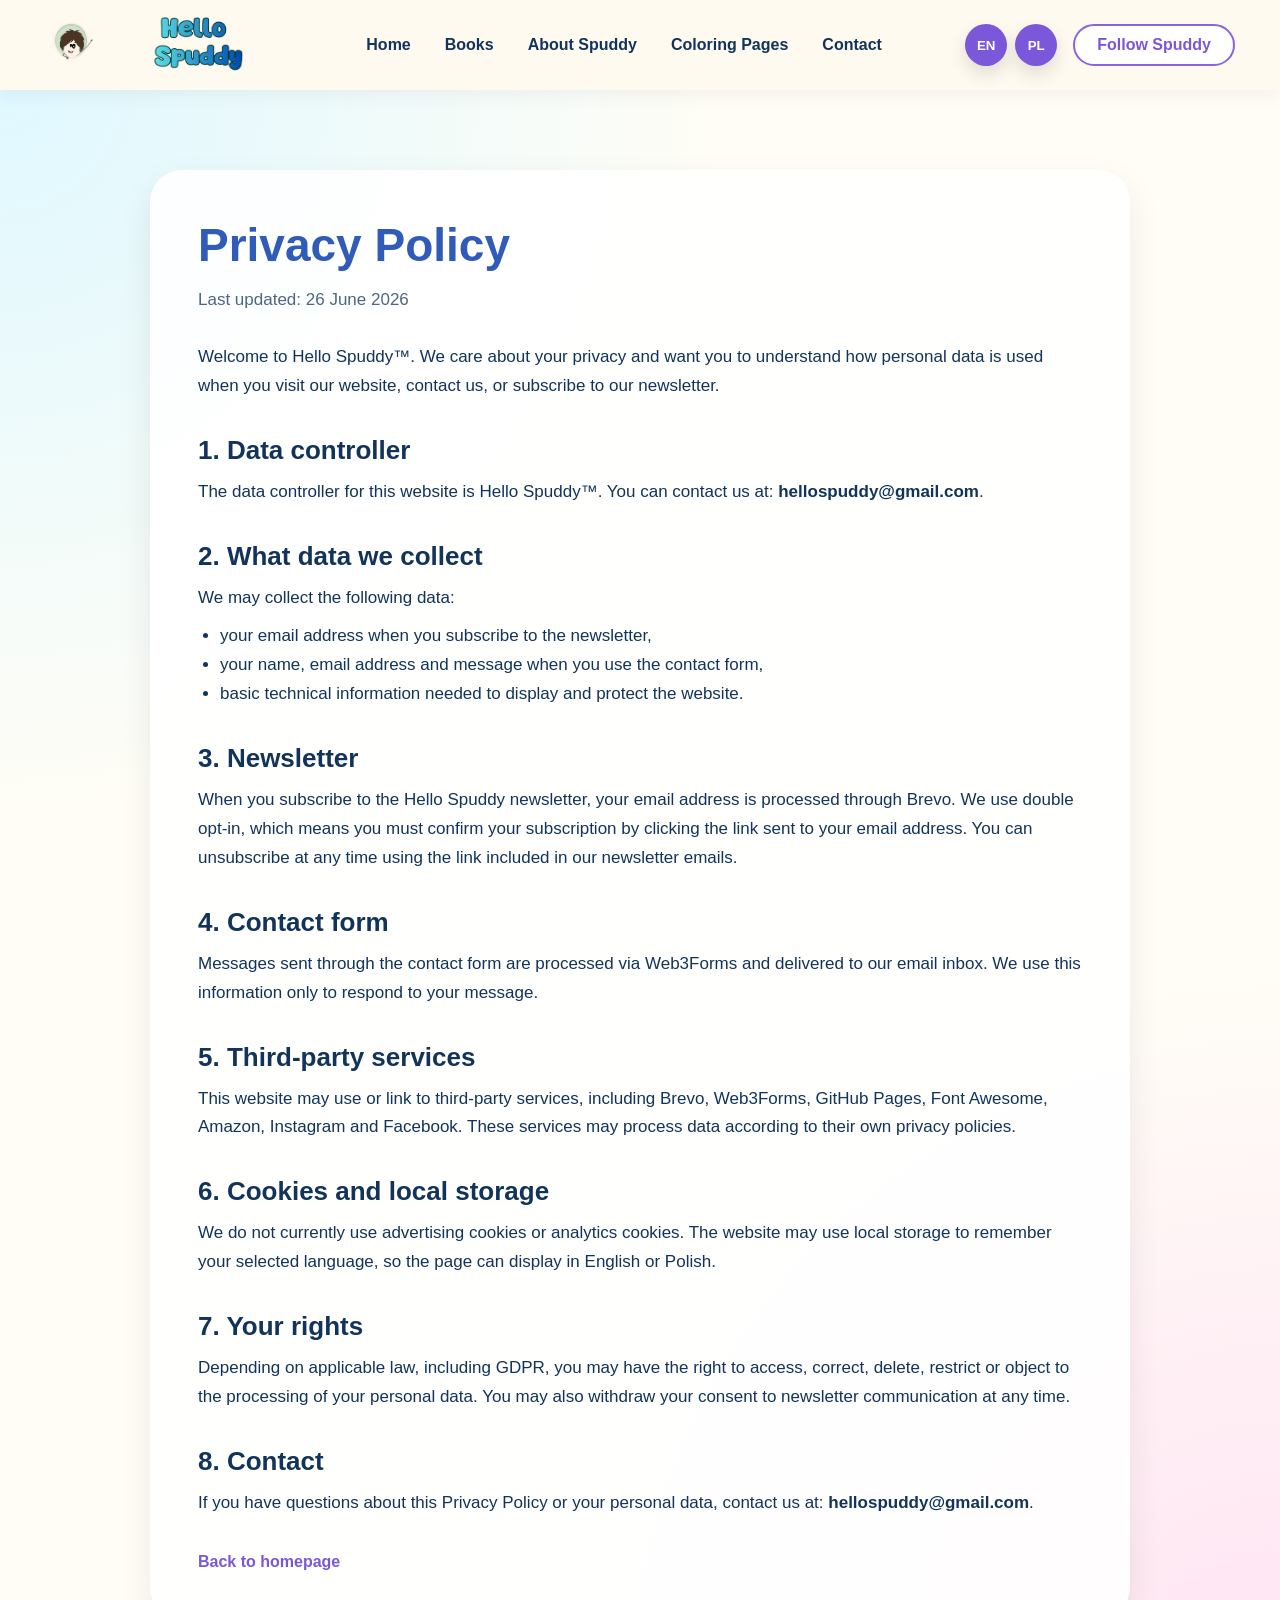
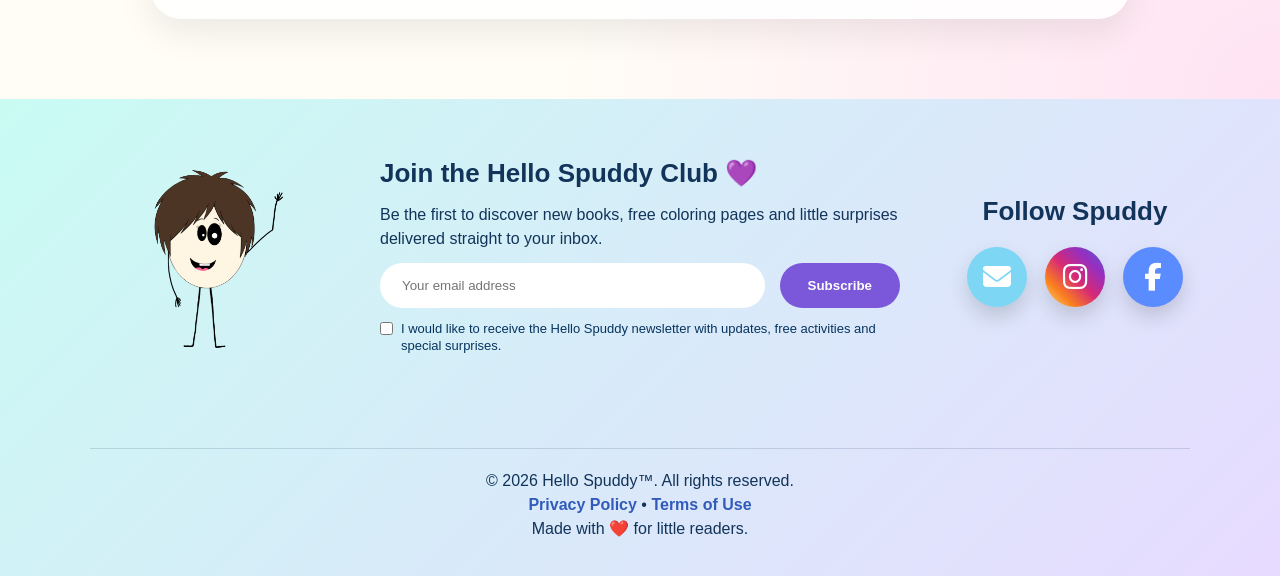
<file: privacy.html>
<!DOCTYPE html>
<html lang="en">
<head>
  <meta charset="UTF-8" />
  <meta name="viewport" content="width=device-width, initial-scale=1.0" />
  <title>Hello Spuddy</title>

  <link rel="stylesheet" href="https://cdnjs.cloudflare.com/ajax/libs/font-awesome/6.7.2/css/all.min.css">
  <link rel="stylesheet" href="style.css" />
</head>

<body>

<header class="topbar">
  <div class="brand">
    <a href="index.html"><img src="images/Spuddy.png" alt="Spuddy" class="mini-spuddy"></a>
    <a href="index.html"><img src="images/Logo.png" alt="Hello Spuddy" class="mini-logo"></a>
  </div>

  <nav>
    <a href="index.html" data-i18n="navHome">Home</a>
    <a href="index.html#books" data-i18n="navBooks">Books</a>
    <a href="index.html#about" data-i18n="navAbout">About Spuddy</a>
    <a href="index.html#coloring" data-i18n="navColoring">Coloring Pages</a>
    <a href="index.html#contact" data-i18n="navContact">Contact</a>
  </nav>

  <div class="header-right">
    <div class="language-switcher">
      <button onclick="setLanguage('en')">EN</button>
      <button onclick="setLanguage('pl')">PL</button>
    </div>

    <a href="index.html#follow" class="follow-btn" data-i18n="followBtn">Follow Spuddy</a>
  </div>
</header>

<section class="legal-page">
  <div class="legal-card">
    <div data-lang-section="en">
      <h1>Privacy Policy</h1>
      <p class="legal-date">Last updated: 26 June 2026</p>

      <p>Welcome to Hello Spuddy™. We care about your privacy and want you to understand how personal data is used when you visit our website, contact us, or subscribe to our newsletter.</p>

      <h2>1. Data controller</h2>
      <p>The data controller for this website is Hello Spuddy™. You can contact us at: <strong>hellospuddy@gmail.com</strong>.</p>

      <h2>2. What data we collect</h2>
      <p>We may collect the following data:</p>
      <ul>
        <li>your email address when you subscribe to the newsletter,</li>
        <li>your name, email address and message when you use the contact form,</li>
        <li>basic technical information needed to display and protect the website.</li>
      </ul>

      <h2>3. Newsletter</h2>
      <p>When you subscribe to the Hello Spuddy newsletter, your email address is processed through Brevo. We use double opt-in, which means you must confirm your subscription by clicking the link sent to your email address. You can unsubscribe at any time using the link included in our newsletter emails.</p>

      <h2>4. Contact form</h2>
      <p>Messages sent through the contact form are processed via Web3Forms and delivered to our email inbox. We use this information only to respond to your message.</p>

      <h2>5. Third-party services</h2>
      <p>This website may use or link to third-party services, including Brevo, Web3Forms, GitHub Pages, Font Awesome, Amazon, Instagram and Facebook. These services may process data according to their own privacy policies.</p>

      <h2>6. Cookies and local storage</h2>
      <p>We do not currently use advertising cookies or analytics cookies. The website may use local storage to remember your selected language, so the page can display in English or Polish.</p>

      <h2>7. Your rights</h2>
      <p>Depending on applicable law, including GDPR, you may have the right to access, correct, delete, restrict or object to the processing of your personal data. You may also withdraw your consent to newsletter communication at any time.</p>

      <h2>8. Contact</h2>
      <p>If you have questions about this Privacy Policy or your personal data, contact us at: <strong>hellospuddy@gmail.com</strong>.</p>

      <a href="index.html" class="back-home" data-i18n="backHome">Back to homepage</a>
    </div>

    <div data-lang-section="pl">
      <h1>Polityka prywatności</h1>
      <p class="legal-date">Ostatnia aktualizacja: 26 czerwca 2026 r.</p>

      <p>Witamy na stronie Hello Spuddy™. Dbamy o Twoją prywatność i chcemy jasno wyjaśnić, w jaki sposób dane osobowe są wykorzystywane podczas odwiedzania strony, kontaktu z nami lub zapisu do newslettera.</p>

      <h2>1. Administrator danych</h2>
      <p>Administratorem danych dla tej strony jest Hello Spuddy™. Kontakt: <strong>hellospuddy@gmail.com</strong>.</p>

      <h2>2. Jakie dane zbieramy</h2>
      <p>Możemy zbierać następujące dane:</p>
      <ul>
        <li>adres e-mail podany przy zapisie do newslettera,</li>
        <li>imię, adres e-mail i treść wiadomości podane w formularzu kontaktowym,</li>
        <li>podstawowe informacje techniczne potrzebne do działania i zabezpieczenia strony.</li>
      </ul>

      <h2>3. Newsletter</h2>
      <p>Adresy e-mail zapisane do newslettera Hello Spuddy są obsługiwane przez Brevo. Korzystamy z mechanizmu double opt-in, co oznacza, że zapis wymaga kliknięcia linku potwierdzającego wysłanego na podany adres e-mail. W każdej chwili możesz wypisać się z newslettera, korzystając z linku w wiadomości.</p>

      <h2>4. Formularz kontaktowy</h2>
      <p>Wiadomości wysłane przez formularz kontaktowy są obsługiwane przez Web3Forms i trafiają na naszą skrzynkę e-mail. Dane z formularza wykorzystujemy wyłącznie do odpowiedzi na wiadomość.</p>

      <h2>5. Usługi zewnętrzne</h2>
      <p>Strona może korzystać z usług lub zawierać linki do usług zewnętrznych, takich jak Brevo, Web3Forms, GitHub Pages, Font Awesome, Amazon, Instagram i Facebook. Usługi te mogą przetwarzać dane zgodnie z własnymi politykami prywatności.</p>

      <h2>6. Cookies i local storage</h2>
      <p>Aktualnie nie używamy cookies reklamowych ani analitycznych. Strona może korzystać z local storage, aby zapamiętać wybrany język i wyświetlać treść po angielsku albo po polsku.</p>

      <h2>7. Twoje prawa</h2>
      <p>Zgodnie z obowiązującymi przepisami, w tym RODO, możesz mieć prawo dostępu do danych, ich poprawienia, usunięcia, ograniczenia przetwarzania lub sprzeciwu wobec przetwarzania. Możesz również w każdej chwili wycofać zgodę na otrzymywanie newslettera.</p>

      <h2>8. Kontakt</h2>
      <p>W sprawach dotyczących tej Polityki prywatności lub Twoich danych skontaktuj się z nami: <strong>hellospuddy@gmail.com</strong>.</p>

      <a href="index.html" class="back-home" data-i18n="backHome">Wróć na stronę główną</a>
    </div>
  </div>
</section>

<footer>
  <div class="footer-spuddy">
    <img src="images/Spuddy3.png" alt="Spuddy">
  </div>

  <div class="footer-newsletter">
    <h3 data-i18n="stayTitle">Join the Hello Spuddy Club 💜</h3>
    <p data-i18n="stayText">Be the first to hear about new books, free coloring pages and little surprises.</p>

    <div class="email-box">
      <input
        type="email"
        id="newsletterEmail"
        data-i18n-placeholder="emailPlaceholder"
        placeholder="Your email address"
        required
      >

      <button
        type="button"
        id="newsletterButton"
        data-i18n="subscribeButton">
        Subscribe
      </button>
    </div>

    <label class="newsletter-consent">
      <input type="checkbox" id="newsletterConsent">
      <span data-i18n="newsletterConsent">
        I agree to receive Hello Spuddy news and accept the Privacy Policy.
      </span>
    </label>

    <p class="newsletter-status" id="newsletterStatus"></p>
  </div>

  <div class="social" id="follow">
    <h3 data-i18n="socialTitle">Follow Spuddy</h3>

    <div class="social-icons">
      <a href="mailto:hellospuddy@gmail.com" class="mail" title="Email">
        <i class="fas fa-envelope"></i>
      </a>

      <a href="https://instagram.com/hellospuddy" target="_blank" rel="noopener noreferrer" class="instagram" title="Instagram">
        <i class="fab fa-instagram"></i>
      </a>

      <a href="https://facebook.com/hellospuddy" target="_blank" rel="noopener noreferrer" class="facebook" title="Facebook">
        <i class="fab fa-facebook-f"></i>
      </a>
    </div>
  </div>

  <div class="footer-copyright">
    <p>
      © 2026 Hello Spuddy™. All rights reserved.
      <br>
      <a href="privacy.html" data-i18n="privacyLink">Privacy Policy</a>
      <span> • </span>
      <a href="terms.html" data-i18n="termsLink">Terms of Use</a>
      <br>
      Made with ❤️ for little readers.
    </p>
  </div>
</footer>
<iframe name="brevo_hidden_iframe" style="display:none;"></iframe>

<form
  id="brevoHiddenForm"
  method="POST"
  action=""
  target="brevo_hidden_iframe"
  style="display:none;"
>
  <input type="text" name="EMAIL" id="brevoEmail">
  <input type="checkbox" name="NEWSLETTER_CONSENT" id="brevoConsent" value="1">
  <input type="text" name="email_address_check" value="">
  <input type="hidden" name="locale" id="brevoLocale" value="en">
</form>

<script src="script.js?v=8"></script>

</body>
</html>
</file>
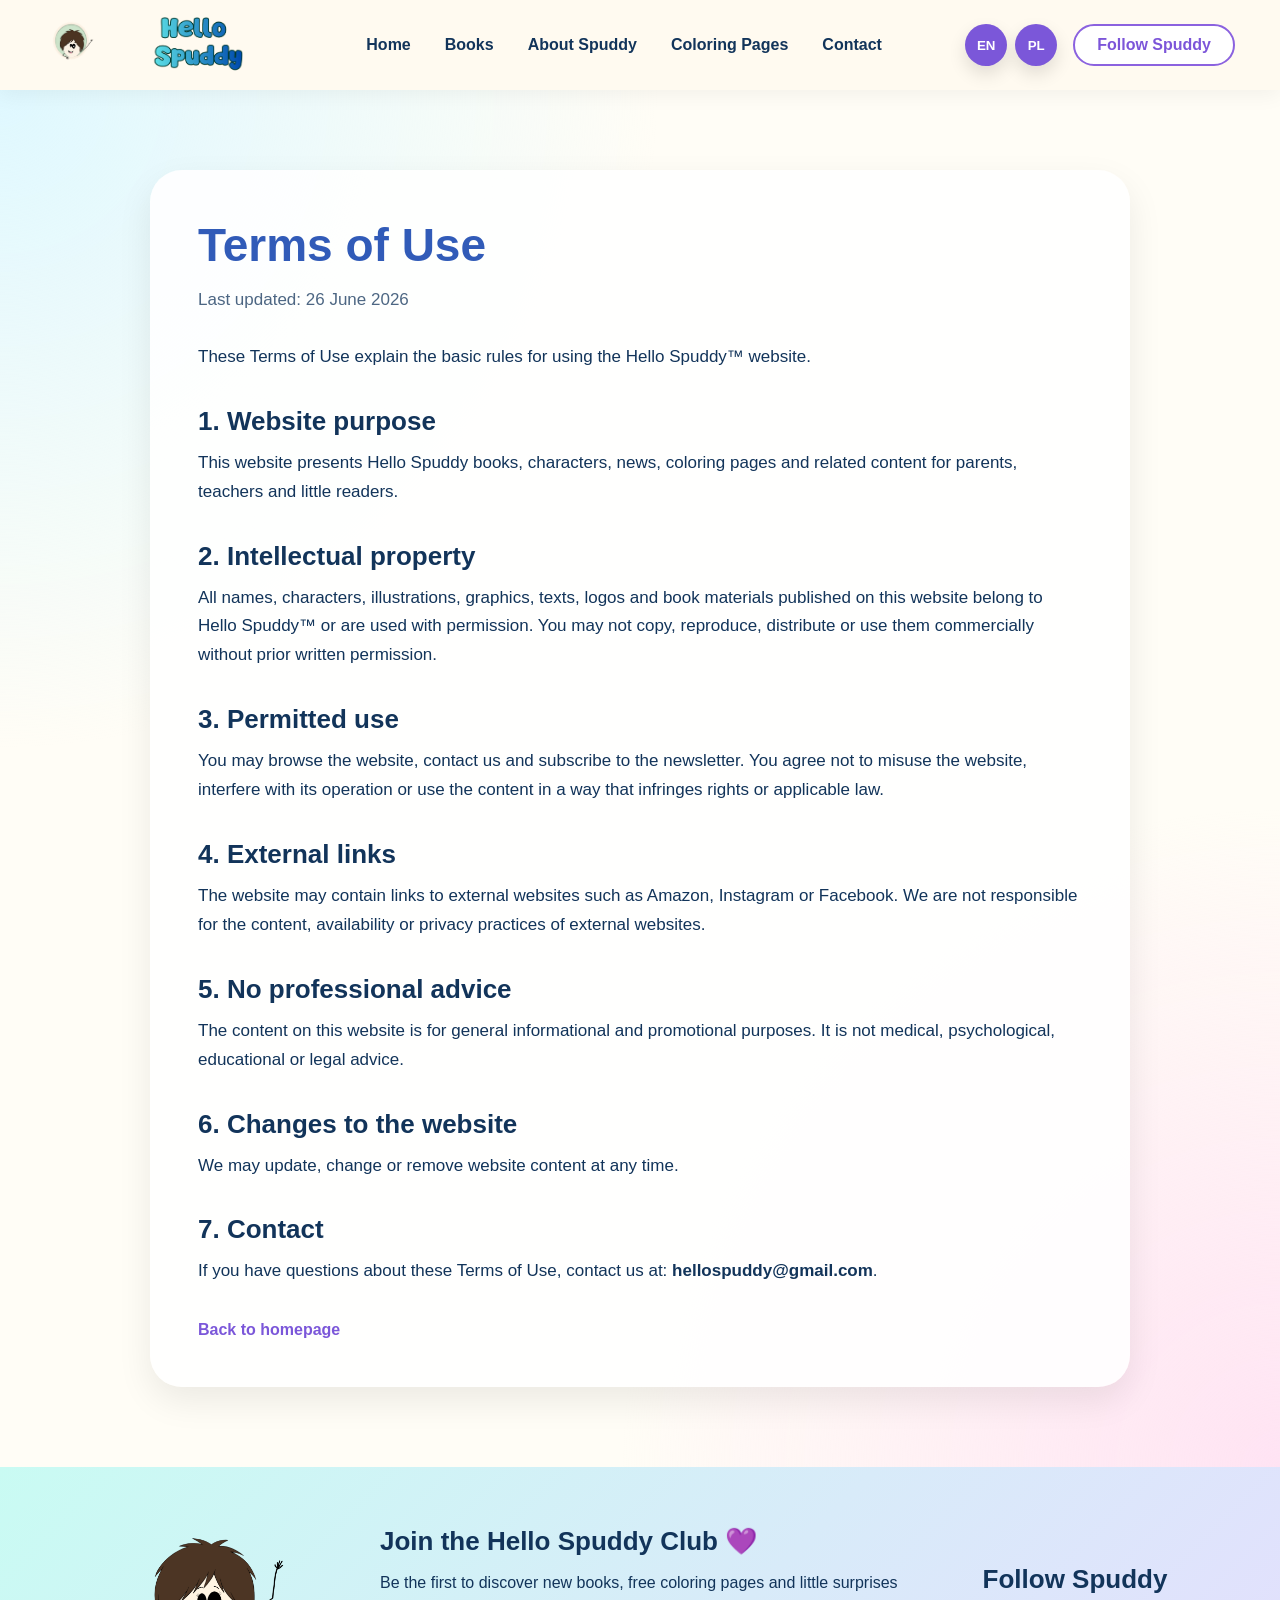
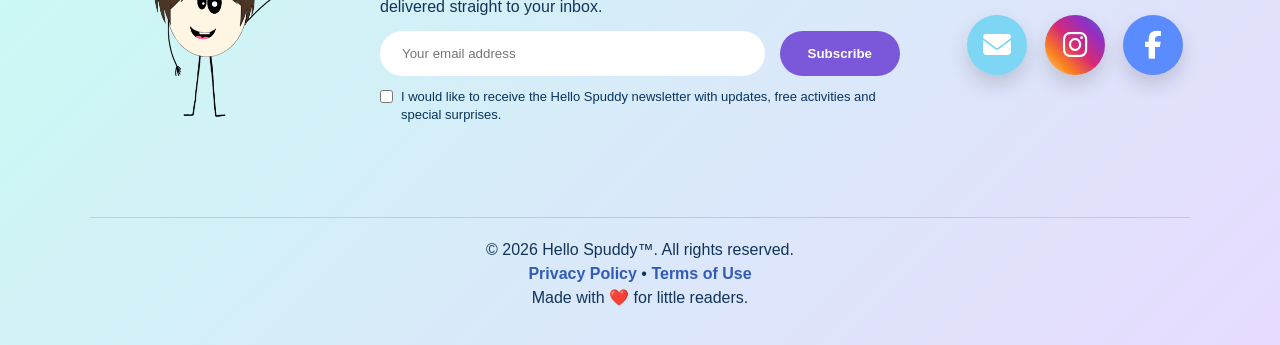
<file: terms.html>
<!DOCTYPE html>
<html lang="en">
<head>
  <meta charset="UTF-8" />
  <meta name="viewport" content="width=device-width, initial-scale=1.0" />
  <title>Hello Spuddy</title>

  <link rel="stylesheet" href="https://cdnjs.cloudflare.com/ajax/libs/font-awesome/6.7.2/css/all.min.css">
  <link rel="stylesheet" href="style.css" />
</head>

<body>

<header class="topbar">
  <div class="brand">
    <a href="index.html"><img src="images/Spuddy.png" alt="Spuddy" class="mini-spuddy"></a>
    <a href="index.html"><img src="images/Logo.png" alt="Hello Spuddy" class="mini-logo"></a>
  </div>

  <nav>
    <a href="index.html" data-i18n="navHome">Home</a>
    <a href="index.html#books" data-i18n="navBooks">Books</a>
    <a href="index.html#about" data-i18n="navAbout">About Spuddy</a>
    <a href="index.html#coloring" data-i18n="navColoring">Coloring Pages</a>
    <a href="index.html#contact" data-i18n="navContact">Contact</a>
  </nav>

  <div class="header-right">
    <div class="language-switcher">
      <button onclick="setLanguage('en')">EN</button>
      <button onclick="setLanguage('pl')">PL</button>
    </div>

    <a href="index.html#follow" class="follow-btn" data-i18n="followBtn">Follow Spuddy</a>
  </div>
</header>

<section class="legal-page">
  <div class="legal-card">
    <div data-lang-section="en">
      <h1>Terms of Use</h1>
      <p class="legal-date">Last updated: 26 June 2026</p>

      <p>These Terms of Use explain the basic rules for using the Hello Spuddy™ website.</p>

      <h2>1. Website purpose</h2>
      <p>This website presents Hello Spuddy books, characters, news, coloring pages and related content for parents, teachers and little readers.</p>

      <h2>2. Intellectual property</h2>
      <p>All names, characters, illustrations, graphics, texts, logos and book materials published on this website belong to Hello Spuddy™ or are used with permission. You may not copy, reproduce, distribute or use them commercially without prior written permission.</p>

      <h2>3. Permitted use</h2>
      <p>You may browse the website, contact us and subscribe to the newsletter. You agree not to misuse the website, interfere with its operation or use the content in a way that infringes rights or applicable law.</p>

      <h2>4. External links</h2>
      <p>The website may contain links to external websites such as Amazon, Instagram or Facebook. We are not responsible for the content, availability or privacy practices of external websites.</p>

      <h2>5. No professional advice</h2>
      <p>The content on this website is for general informational and promotional purposes. It is not medical, psychological, educational or legal advice.</p>

      <h2>6. Changes to the website</h2>
      <p>We may update, change or remove website content at any time.</p>

      <h2>7. Contact</h2>
      <p>If you have questions about these Terms of Use, contact us at: <strong>hellospuddy@gmail.com</strong>.</p>

      <a href="index.html" class="back-home" data-i18n="backHome">Back to homepage</a>
    </div>

    <div data-lang-section="pl">
      <h1>Regulamin strony</h1>
      <p class="legal-date">Ostatnia aktualizacja: 26 czerwca 2026 r.</p>

      <p>Niniejszy regulamin określa podstawowe zasady korzystania ze strony Hello Spuddy™.</p>

      <h2>1. Cel strony</h2>
      <p>Strona prezentuje książki, postacie, aktualności, kolorowanki i inne treści związane z Hello Spuddy, skierowane do rodziców, nauczycieli i małych czytelników.</p>

      <h2>2. Własność intelektualna</h2>
      <p>Wszystkie nazwy, postacie, ilustracje, grafiki, teksty, logo i materiały książkowe publikowane na stronie należą do Hello Spuddy™ lub są wykorzystywane za zgodą uprawnionych podmiotów. Nie wolno ich kopiować, rozpowszechniać ani wykorzystywać komercyjnie bez wcześniejszej pisemnej zgody.</p>

      <h2>3. Dozwolone korzystanie</h2>
      <p>Możesz przeglądać stronę, kontaktować się z nami i zapisać się do newslettera. Zobowiązujesz się nie nadużywać strony, nie zakłócać jej działania i nie wykorzystywać treści w sposób naruszający prawa lub przepisy.</p>

      <h2>4. Linki zewnętrzne</h2>
      <p>Strona może zawierać linki do zewnętrznych serwisów, takich jak Amazon, Instagram lub Facebook. Nie odpowiadamy za treści, dostępność ani praktyki prywatności tych serwisów.</p>

      <h2>5. Brak profesjonalnej porady</h2>
      <p>Treści na stronie mają charakter informacyjny i promocyjny. Nie stanowią porady medycznej, psychologicznej, edukacyjnej ani prawnej.</p>

      <h2>6. Zmiany na stronie</h2>
      <p>Możemy w dowolnym momencie aktualizować, zmieniać lub usuwać treści dostępne na stronie.</p>

      <h2>7. Kontakt</h2>
      <p>W sprawach dotyczących regulaminu skontaktuj się z nami: <strong>hellospuddy@gmail.com</strong>.</p>

      <a href="index.html" class="back-home" data-i18n="backHome">Wróć na stronę główną</a>
    </div>
  </div>
</section>

<footer>
  <div class="footer-spuddy">
    <img src="images/Spuddy3.png" alt="Spuddy">
  </div>

  <div class="footer-newsletter">
    <h3 data-i18n="stayTitle">Join the Hello Spuddy Club 💜</h3>
    <p data-i18n="stayText">Be the first to hear about new books, free coloring pages and little surprises.</p>

    <div class="email-box">
      <input
        type="email"
        id="newsletterEmail"
        data-i18n-placeholder="emailPlaceholder"
        placeholder="Your email address"
        required
      >

      <button
        type="button"
        id="newsletterButton"
        data-i18n="subscribeButton">
        Subscribe
      </button>
    </div>

    <label class="newsletter-consent">
      <input type="checkbox" id="newsletterConsent">
      <span data-i18n="newsletterConsent">
        I agree to receive Hello Spuddy news and accept the Privacy Policy.
      </span>
    </label>

    <p class="newsletter-status" id="newsletterStatus"></p>
  </div>

  <div class="social" id="follow">
    <h3 data-i18n="socialTitle">Follow Spuddy</h3>

    <div class="social-icons">
      <a href="mailto:hellospuddy@gmail.com" class="mail" title="Email">
        <i class="fas fa-envelope"></i>
      </a>

      <a href="https://instagram.com/hellospuddy" target="_blank" rel="noopener noreferrer" class="instagram" title="Instagram">
        <i class="fab fa-instagram"></i>
      </a>

      <a href="https://facebook.com/hellospuddy" target="_blank" rel="noopener noreferrer" class="facebook" title="Facebook">
        <i class="fab fa-facebook-f"></i>
      </a>
    </div>
  </div>

  <div class="footer-copyright">
    <p>
      © 2026 Hello Spuddy™. All rights reserved.
      <br>
      <a href="privacy.html" data-i18n="privacyLink">Privacy Policy</a>
      <span> • </span>
      <a href="terms.html" data-i18n="termsLink">Terms of Use</a>
      <br>
      Made with ❤️ for little readers.
    </p>
  </div>
</footer>
<iframe name="brevo_hidden_iframe" style="display:none;"></iframe>

<form
  id="brevoHiddenForm"
  method="POST"
  action=""
  target="brevo_hidden_iframe"
  style="display:none;"
>
  <input type="text" name="EMAIL" id="brevoEmail">
  <input type="checkbox" name="NEWSLETTER_CONSENT" id="brevoConsent" value="1">
  <input type="text" name="email_address_check" value="">
  <input type="hidden" name="locale" id="brevoLocale" value="en">
</form>

<script src="script.js?v=8"></script>

</body>
</html>
</file>
<file: style.css>
*{
  margin:0;
  padding:0;
  box-sizing:border-box;
}

html{
  scroll-behavior:smooth;
}

body{
  font-family:Arial, Helvetica, sans-serif;
  background:#fffdf6;
  color:#12345a;
  overflow-x:hidden;
}

.topbar{
  height:90px;
  padding:0 45px;
  display:flex;
  align-items:center;
  justify-content:space-between;
  gap:30px;
  background:#fffaf0;
  position:sticky;
  top:0;
  z-index:20;
  box-shadow:0 5px 20px rgba(0,0,0,.05);
}

.brand{
  display:flex;
  align-items:center;
  gap:14px;
  flex-shrink:0;
}

.mini-spuddy{
  width:54px;
  height:54px;
  object-fit:contain;
}

.mini-logo{
  width:170px;
}

nav{
  display:flex;
  align-items:center;
  justify-content:center;
  gap:34px;
  flex:1;
}

nav a{
  color:#12345a;
  text-decoration:none;
  font-weight:bold;
  font-size:16px;
  white-space:nowrap;
}

nav a:hover{
  color:#7c55d9;
}

.header-right{
  display:flex;
  align-items:center;
  justify-content:flex-end;
  gap:16px;
  flex-shrink:0;
}

.language-switcher{
  display:flex;
  align-items:center;
  gap:8px;
  flex-shrink:0;
}

.language-switcher button{
  width:42px;
  height:42px;
  border:none;
  border-radius:50%;
  background:#7b57d9;
  color:white;
  font-weight:bold;
  cursor:pointer;
  transition:.3s;
  box-shadow:0 8px 18px rgba(0,0,0,.12);
}

.language-switcher button:hover{
  transform:translateY(-3px);
  background:#5A8CFF;
}

.follow-btn{
  min-width:160px;
  height:42px;
  display:flex;
  align-items:center;
  justify-content:center;
  border:2px solid #8b62df;
  border-radius:28px;
  padding:0 22px;
  color:#7c55d9;
  text-decoration:none;
  font-weight:bold;
  background:white;
  white-space:nowrap;
}

.hero{
  min-height:760px;
  display:flex;
  align-items:center;
  justify-content:space-between;
  padding:70px 90px 100px;
  background:
    radial-gradient(circle at 12% 25%, rgba(130,226,240,.45), transparent 34%),
    radial-gradient(circle at 85% 18%, rgba(255,163,215,.38), transparent 35%),
    radial-gradient(circle at 55% 60%, rgba(255,236,167,.28), transparent 32%),
    linear-gradient(135deg,#e4fbff,#f5efff,#fff2df);
  position:relative;
  overflow:hidden;
}

.hero::after{
  content:"";
  position:absolute;
  bottom:-80px;
  left:-5%;
  width:110%;
  height:150px;
  background:#fffdf6;
  border-radius:50% 50% 0 0;
  z-index:2;
}

.floating-elements{
  position:absolute;
  inset:0;
  pointer-events:none;
  z-index:1;
  overflow:hidden;
}

.shape{
  position:absolute;
  font-weight:bold;
  opacity:.8;
  animation:floatShape 7s ease-in-out infinite;
}

.heart{
  font-size:52px;
  color:#ff66a8;
  text-shadow:0 4px 10px rgba(255,102,168,.25);
}

.star{
  font-size:58px;
  color:#8b62df;
  text-shadow:0 4px 10px rgba(139,98,223,.22);
}

.h1{ top:18%; left:39%; animation-delay:0s; }
.h2{ top:52%; left:89%; animation-delay:1.5s; font-size:38px; }
.h3{ top:70%; left:8%; animation-delay:2.8s; font-size:34px; }

.s1{ top:16%; right:9%; animation-delay:.5s; color:#68d7e7; }
.s2{ top:58%; left:45%; animation-delay:1.2s; color:#68d7e7; font-size:42px; }
.s3{ top:63%; right:15%; animation-delay:2.2s; color:#ffb55f; font-size:46px; }
.s4{ top:30%; left:6%; animation-delay:3s; color:#315bb8; font-size:44px; }

.cloud{
  position:absolute;
  width:130px;
  height:48px;
  background:rgba(255,255,255,.85);
  border-radius:60px;
  filter:drop-shadow(0 10px 15px rgba(0,0,0,.08));
  animation:cloudMove 16s ease-in-out infinite;
}

.cloud::before,
.cloud::after{
  content:"";
  position:absolute;
  background:rgba(255,255,255,.9);
  border-radius:50%;
}

.cloud::before{
  width:62px;
  height:62px;
  left:22px;
  top:-30px;
}

.cloud::after{
  width:78px;
  height:78px;
  right:16px;
  top:-42px;
}

.cloud1{
  top:85px;
  left:45px;
  transform:scale(.85);
  animation-delay:0s;
}

.cloud2{
  top:130px;
  right:55px;
  transform:scale(.9);
  animation-delay:3s;
}

.cloud3{
  bottom:175px;
  left:48%;
  transform:scale(.75);
  animation-delay:5s;
}

@keyframes floatShape{
  0%{ transform:translateY(0) rotate(0deg) scale(1); }
  50%{ transform:translateY(-18px) rotate(8deg) scale(1.08); }
  100%{ transform:translateY(0) rotate(0deg) scale(1); }
}

@keyframes cloudMove{
  0%{ transform:translateX(0) translateY(0) scale(var(--scale,1)); }
  50%{ transform:translateX(28px) translateY(-12px) scale(var(--scale,1)); }
  100%{ transform:translateX(0) translateY(0) scale(var(--scale,1)); }
}

.hero-text{
  width:45%;
  position:relative;
  z-index:3;
  text-align:center;
  padding-right:30px;
}

.main-logo{
  width:1020px;
  max-width:100%;
  margin-bottom:25px;
}

.hero-text h2{
  font-size:42px;
  color:#7b57d9;
  line-height:1.15;
  margin-bottom:28px;
}

.hero-text p{
  font-size:21px;
  line-height:1.6;
  max-width:520px;
  margin:0 auto 35px;
}

.main-btn{
  display:inline-block;
  padding:17px 42px;
  border-radius:40px;
  background:#7b57d9;
  color:white;
  text-decoration:none;
  font-size:22px;
  font-weight:bold;
  box-shadow:0 15px 30px rgba(70,50,120,.25);
  transition:.3s;
}

.main-btn:hover{
  transform:translateY(-5px);
}

.hero-image{
  width:55%;
  position:relative;
  z-index:3;
  display:flex;
  justify-content:center;
  align-items:center;
  overflow:visible;
}

.big-spuddy{
  width:760px;
  max-width:none;
  filter:drop-shadow(0 30px 35px rgba(0,0,0,.18));
  animation:spuddyFloat 7s ease-in-out infinite;
}

@keyframes spuddyFloat{
  0%{
    transform:scale(1.25) translateX(0) translateY(0) rotate(-1deg);
  }
  50%{
    transform:scale(1.25) translateX(0) translateY(-12px) rotate(1deg);
  }
  100%{
    transform:scale(1.25) translateX(0) translateY(0) rotate(-1deg);
  }
}

.books-section{
  padding:110px 90px 70px;
  text-align:center;
  background:#fffdf6;
}

.section-title{
  font-size:54px;
  color:#315bb8;
  margin-bottom:45px;
}

.books-grid{
  max-width:1650px;
  margin:0 auto;
  display:grid;
  grid-template-columns:repeat(5, auto);
  justify-content:center;
  gap:18px;
}

.books-grid img{
  width:290px;
  height:auto;
  display:block;
  background:none;
  border:none;
  box-shadow:none;
  transition:.35s ease;
}

.books-grid img:hover{
  transform:translateY(-8px) scale(1.08);
  filter:drop-shadow(0 18px 25px rgba(0,0,0,.25));
}

.amazon-btn{
  display:inline-block;
  margin-top:48px;
  padding:18px 55px;
  border-radius:40px;
  background:#7b57d9;
  color:white;
  font-size:23px;
  text-decoration:none;
  font-weight:bold;
  box-shadow:0 12px 25px rgba(70,50,120,.22);
}

.features{
  max-width:1120px;
  margin:60px auto;
  padding:42px;
  border-radius:28px;
  background:#fffaf0;
  display:grid;
  grid-template-columns:repeat(4,1fr);
  gap:28px;
  box-shadow:0 10px 30px rgba(0,0,0,.08);
}

.feature{
  text-align:center;
  padding:15px;
  border-right:1px solid rgba(0,0,0,.12);
}

.feature:last-child{
  border-right:none;
}

.icon{
  font-size:45px;
  margin-bottom:15px;
}

.feature h3{
  font-size:20px;
  margin-bottom:12px;
  color:#0f3566;
}

.feature p{
  font-size:15px;
  line-height:1.5;
}

.about{
  display:flex;
  align-items:center;
  justify-content:center;
  gap:70px;
  padding:80px 90px;
  background:linear-gradient(135deg,#d9fbff,#e8fff1);
}

.about div{
  max-width:520px;
}

.about h2{
  font-size:44px;
  color:#315bb8;
  margin-bottom:25px;
}

.about p{
  font-size:20px;
  line-height:1.6;
  margin-bottom:18px;
}

.about img{
  width:300px;
  filter:drop-shadow(0 18px 25px rgba(0,0,0,.15));
}

.contact-section{
  padding:90px 25px;
  text-align:center;
  background:
    radial-gradient(circle at top left,#dff8ff,transparent 35%),
    radial-gradient(circle at bottom right,#ffe3f3,transparent 35%),
    #fffdf6;
}

.contact-section h2{
  font-size:48px;
  color:#315bb8;
  margin-bottom:18px;
}

.contact-section p{
  font-size:20px;
  margin-bottom:35px;
}

.contact-form{
  max-width:620px;
  margin:0 auto;
  display:flex;
  flex-direction:column;
  gap:18px;
}

.contact-form input,
.contact-form textarea{
  width:100%;
  padding:18px 24px;
  border:2px solid #e7dbff;
  border-radius:28px;
  font-size:17px;
  font-family:Arial, Helvetica, sans-serif;
  color:#12345a;
  outline:none;
  background:white;
}

.contact-form textarea{
  resize:none;
  border-radius:30px;
}

.contact-form input:focus,
.contact-form textarea:focus{
  border-color:#8b62df;
  box-shadow:0 8px 22px rgba(139,98,223,.15);
}

.contact-form button{
  align-self:center;
  padding:17px 48px;
  border:none;
  border-radius:40px;
  background:#7b57d9;
  color:white;
  font-size:20px;
  font-weight:bold;
  cursor:pointer;
  box-shadow:0 12px 25px rgba(70,50,120,.22);
  transition:.3s;
}

.contact-form button:hover{
  transform:translateY(-5px);
  background:#5A8CFF;
}

footer{
  display:grid;
  grid-template-columns:1fr minmax(360px, 520px) 1fr;
  align-items:center;
  gap:60px;
  padding:55px 90px 35px;
  background:linear-gradient(135deg,#c9fbf3,#e7dbff);
}

.footer-spuddy{
  display:flex;
  justify-content:center;
}

.footer-spuddy img{
  width:180px;
}

.footer-newsletter{
  width:100%;
  justify-self:center;
  text-align:left;
}

footer h3{
  font-size:26px;
  margin-bottom:14px;
}

footer p{
  font-size:16px;
  line-height:1.5;
}

.email-box{
  display:flex;
  align-items:center;
  gap:15px;
  width:100%;
  margin-top:12px;
}

.email-box input{
  flex:1;
  min-width:0;
  padding:15px 22px;
  border:none;
  border-radius:30px;
}

.email-box button{
  padding:15px 28px;
  border:none;
  border-radius:30px;
  background:#7b57d9;
  color:white;
  font-weight:bold;
  cursor:pointer;
}

.newsletter-consent{
  display:flex;
  align-items:flex-start;
  gap:8px;
  margin-top:12px;
  max-width:520px;
  font-size:13px;
  line-height:1.35;
  color:#07345f;
  text-align:left;
}

.newsletter-consent input{
  margin-top:2px;
  flex-shrink:0;
  accent-color:#7b4de2;
}

.newsletter-status{
  margin-top:10px;
  font-size:14px;
  font-weight:700;
  color:#7b4de2;
  text-align:left;
}

.social{
  text-align:center;
  justify-self:center;
}

.social-icons{
  display:flex;
  justify-content:center;
  gap:18px;
  margin:20px 0;
}

.social-icons a{
  width:60px;
  height:60px;
  border-radius:50%;
  display:flex;
  justify-content:center;
  align-items:center;
  font-size:28px;
  text-decoration:none;
  transition:.35s;
  color:white;
  box-shadow:0 10px 20px rgba(0,0,0,.15);
}

.mail{
  background:#7ED6F5;
}

.instagram{
  background:linear-gradient(
    45deg,
    #feda75,
    #fa7e1e,
    #d62976,
    #962fbf,
    #4f5bd5
  );
}

.facebook{
  background:#5A8CFF;
}

.social-icons a:hover{
  transform:translateY(-8px) rotate(8deg) scale(1.12);
  box-shadow:0 20px 30px rgba(0,0,0,.22);
}

.footer-copyright{
  grid-column:1 / -1;
  width:100%;
  text-align:center;
  margin-top:20px;
  padding-top:20px;
  border-top:1px solid rgba(18,52,90,.15);
  color:#12345a;
  font-size:14px;
}

.form-status{
  display:none;
  margin-top:20px;
  padding:18px 25px;
  border-radius:25px;
  background:#fdf4fb;
  border:2px solid #f3c6e5;
  color:#8b3d73;
  font-size:18px;
  font-weight:600;
  line-height:1.7;
  text-align:center;
  box-shadow:0 8px 20px rgba(0,0,0,.08);
}

@media(max-width:1200px){
  .topbar{
    padding:0 25px;
    gap:20px;
  }

  nav{
    gap:22px;
  }

  nav a{
    font-size:15px;
  }

  .mini-logo{
    width:145px;
  }

  .follow-btn{
    min-width:145px;
    padding:0 18px;
  }

  .big-spuddy{
    width:650px;
  }

  @keyframes spuddyFloat{
    0%{
      transform:scale(1.18) translateX(0) translateY(0) rotate(-1deg);
    }
    50%{
      transform:scale(1.18) translateX(0) translateY(-10px) rotate(1deg);
    }
    100%{
      transform:scale(1.18) translateX(0) translateY(0) rotate(-1deg);
    }
  }
}

@media(max-width:950px){
  .topbar{
    height:auto;
    padding:20px;
    flex-direction:column;
    gap:18px;
  }

  .brand{
    justify-content:center;
  }

  nav{
    flex-wrap:wrap;
    justify-content:center;
    gap:18px;
    flex:none;
  }

  .header-right{
    justify-content:center;
  }

  .hero{
    flex-direction:column;
    padding:55px 25px 90px;
    text-align:center;
  }

  .hero-text,
  .hero-image{
    width:100%;
    padding-right:0;
  }

  .hero-image{
    justify-content:center;
  }

  .big-spuddy{
    width:430px;
    max-width:100%;
    margin-top:30px;
  }

  @keyframes spuddyFloat{
    0%{
      transform:scale(1) translateY(0) rotate(-1deg);
    }
    50%{
      transform:scale(1) translateY(-10px) rotate(1deg);
    }
    100%{
      transform:scale(1) translateY(0) rotate(-1deg);
    }
  }

  .main-logo{
    width:430px;
  }

  .hero-text h2{
    font-size:34px;
  }

  .books-section{
    padding:55px 25px;
  }

  .books-grid{
    grid-template-columns:repeat(2,1fr);
    gap:25px;
  }

  .books-grid img{
    width:150px;
  }

  .features{
    margin:35px 25px;
    grid-template-columns:1fr;
  }

  .feature{
    border-right:none;
    border-bottom:1px solid rgba(0,0,0,.12);
  }

  .feature:last-child{
    border-bottom:none;
  }

  .about{
    flex-direction:column;
    padding:60px 30px;
    text-align:center;
  }

  .contact-section h2{
    font-size:36px;
  }

  footer{
    grid-template-columns:1fr;
    text-align:center;
    padding:50px 25px;
    gap:35px;
  }

  .footer-newsletter{
    text-align:center;
  }

  .email-box{
    flex-direction:column;
  }

  .email-box input,
  .email-box button{
    width:100%;
  }

  .newsletter-consent,
  .newsletter-status{
    text-align:left;
  }
}
const newsletterButton = document.getElementById("newsletterButton");

if (newsletterButton) {
  newsletterButton.addEventListener("click", function () {
    const emailInput = document.getElementById("newsletterEmail");
    const consentInput = document.getElementById("newsletterConsent");
    const status = document.getElementById("newsletterStatus");

    const brevoForm = document.getElementById("brevoHiddenForm");
    const brevoEmail = document.getElementById("brevoEmail");
    const brevoConsent = document.getElementById("brevoConsent");
    const brevoLocale = document.getElementById("brevoLocale");

    const currentLanguage = localStorage.getItem("language") || "en";

    if (!emailInput.value.trim()) {
      status.innerHTML = currentLanguage === "pl"
        ? "Podaj adres e-mail."
        : "Please enter your email address.";
      return;
    }

    if (!emailInput.checkValidity()) {
      status.innerHTML = currentLanguage === "pl"
        ? "Podaj poprawny adres e-mail."
        : "Please enter a valid email address.";
      return;
    }

    if (!consentInput.checked) {
      status.innerHTML = currentLanguage === "pl"
        ? "Zaznacz zgodę na zapis do newslettera."
        : "Please agree to receive Hello Spuddy news.";
      return;
    }

    brevoEmail.value = emailInput.value.trim();
    brevoConsent.checked = true;
    brevoLocale.value = currentLanguage;

    brevoForm.submit();

    status.innerHTML = currentLanguage === "pl"
      ? "💜 Dziękujemy! Sprawdź skrzynkę e-mail i potwierdź zapis."
      : "💜 Thank you! Please check your email and confirm your subscription.";

    emailInput.value = "";
    consentInput.checked = false;
  });
}
.footer-copyright a{
  color:#315bb8;
  font-weight:bold;
  text-decoration:none;
}

.footer-copyright a:hover{
  color:#7b57d9;
  text-decoration:underline;
}

.legal-page{
  padding:80px 25px;
  background:
    radial-gradient(circle at top left,#dff8ff,transparent 35%),
    radial-gradient(circle at bottom right,#ffe3f3,transparent 35%),
    #fffdf6;
}

.legal-card{
  max-width:980px;
  margin:0 auto;
  padding:48px;
  background:rgba(255,255,255,.9);
  border-radius:32px;
  box-shadow:0 14px 35px rgba(0,0,0,.08);
}

.legal-card h1{
  font-size:46px;
  color:#315bb8;
  margin-bottom:14px;
}

.legal-card h2{
  font-size:26px;
  color:#12345a;
  margin:34px 0 12px;
}

.legal-card p,
.legal-card li{
  font-size:17px;
  line-height:1.7;
  color:#12345a;
}

.legal-card ul{
  padding-left:22px;
  margin-top:10px;
}

.legal-date{
  font-size:15px;
  opacity:.75;
  margin-bottom:28px;
}

.back-home{
  display:inline-block;
  margin-top:35px;
  color:#7b57d9;
  font-weight:bold;
  text-decoration:none;
}

.back-home:hover{
  text-decoration:underline;
}

@media(max-width:950px){
  .legal-card{
    padding:30px 22px;
  }

  .legal-card h1{
    font-size:34px;
  }
}
</file>
